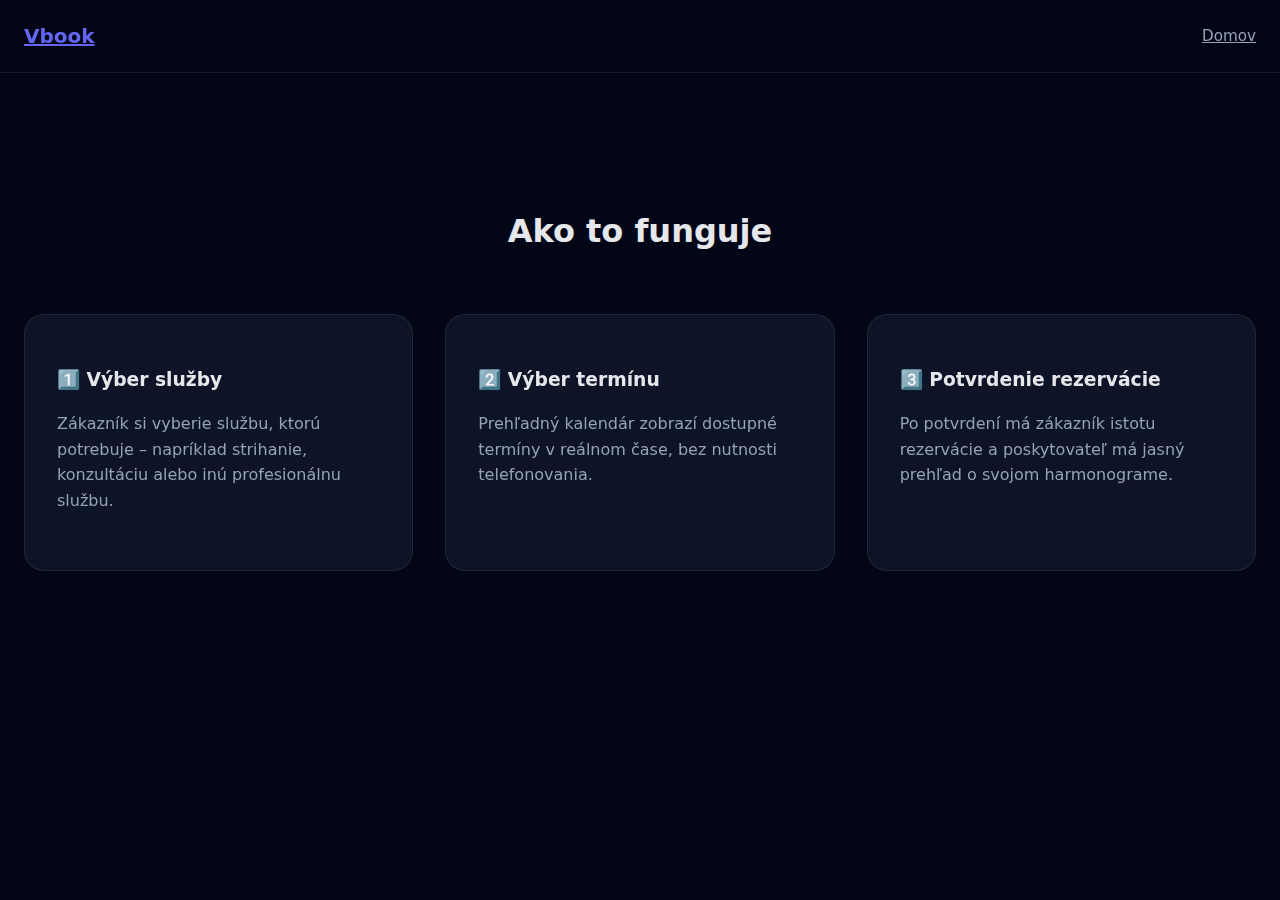
<file: ako-to-funguje.html>
<!DOCTYPE html>
<html lang="sk">
<head>
  <meta charset="UTF-8">
  <meta name="viewport" content="width=device-width, initial-scale=1.0">
  <title>Ako to funguje – Vbook</title>

  <!-- CSS -->
  <link rel="stylesheet" href="style.css">

  <!-- Icons -->
  <link rel="stylesheet" href="https://cdnjs.cloudflare.com/ajax/libs/font-awesome/6.5.0/css/all.min.css">
</head>

<body>

<!-- NAVBAR -->
<header class="vbook-navbar">
  <div class="vbook-container nav-inner">
    <a href="index.html" class="logo">Vbook</a>

    <nav class="nav-links">
      <a href="home.html">Domov</a>
    </nav>
  </div>
</header>

<!-- CONTENT -->
<section class="vbook-section">
  <div class="vbook-container">

    <h1 class="section-title">Ako to funguje</h1>

    <div class="services-grid">
      <div class="vbook-card">
        <h3>1️⃣ Výber služby</h3>
        <p>
          Zákazník si vyberie službu, ktorú potrebuje – napríklad
          strihanie, konzultáciu alebo inú profesionálnu službu.
        </p>
      </div>

      <div class="vbook-card">
        <h3>2️⃣ Výber termínu</h3>
        <p>
          Prehľadný kalendár zobrazí dostupné termíny v reálnom čase,
          bez nutnosti telefonovania.
        </p>
      </div>

      <div class="vbook-card">
        <h3>3️⃣ Potvrdenie rezervácie</h3>
        <p>
          Po potvrdení má zákazník istotu rezervácie a poskytovateľ
          má jasný prehľad o svojom harmonograme.
        </p>
      </div>
    </div>

  </div>
</section>

</body>
</html>
</file>
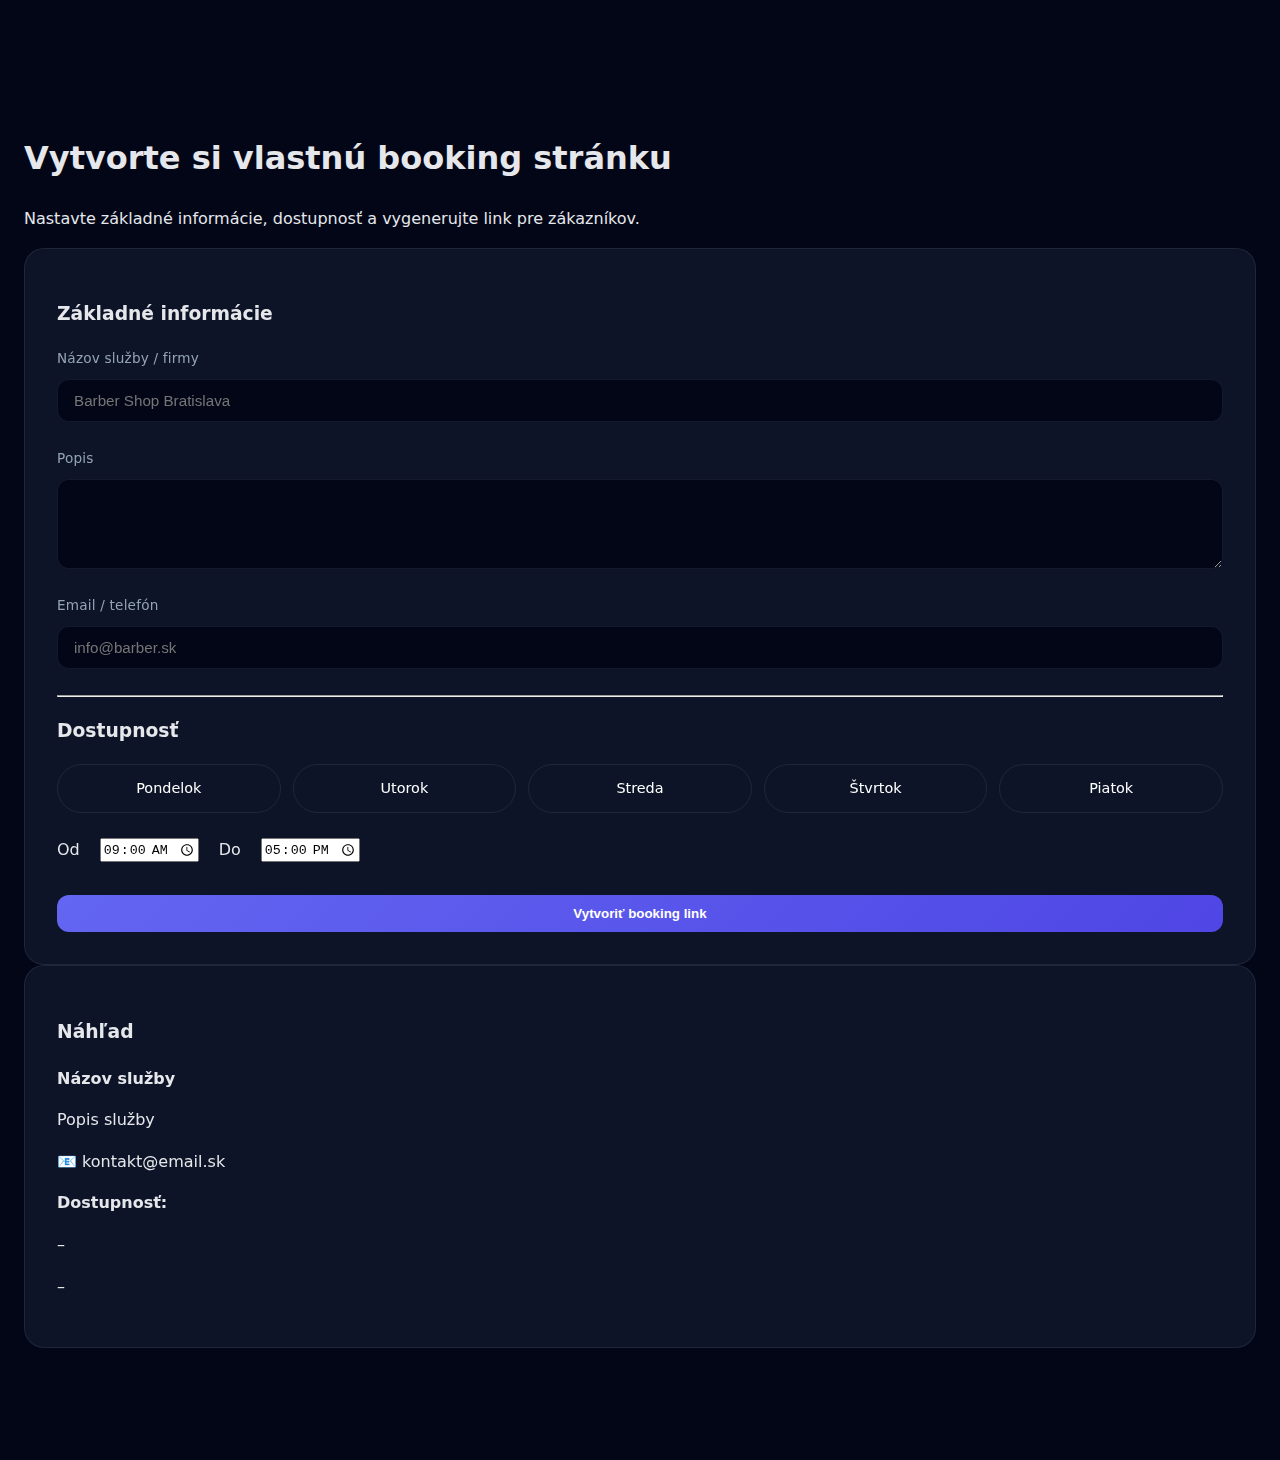
<file: bez-prihlasenia.html>
<!DOCTYPE html>
<html lang="sk">
<head>
  <meta charset="UTF-8">
  <meta name="viewport" content="width=device-width, initial-scale=1.0">
  <title>Vytvoriť booking stránku – Vbook</title>
  <link rel="stylesheet" href="style.css">
</head>
<body>

<section class="vbook-section">
  <div class="vbook-container">

    <h1>Vytvorte si vlastnú booking stránku</h1>
    <p class="text-muted">
      Nastavte základné informácie, dostupnosť a vygenerujte link pre zákazníkov.
    </p>

    <div class="builder-grid">

      <!-- FORM -->
      <div class="vbook-card">
        <h3>Základné informácie</h3>

        <div class="form-group">
          <label>Názov služby / firmy</label>
          <input id="serviceName" placeholder="Barber Shop Bratislava">
        </div>

        <div class="form-group">
          <label>Popis</label>
          <textarea id="serviceDesc" rows="3"></textarea>
        </div>

        <div class="form-group">
          <label>Email / telefón</label>
          <input id="contact" placeholder="info@barber.sk">
        </div>

        <hr>

        <h3>Dostupnosť</h3>

        <div class="availability">
          <label><input type="checkbox" value="Mon"> Pondelok</label>
          <label><input type="checkbox" value="Tue"> Utorok</label>
          <label><input type="checkbox" value="Wed"> Streda</label>
          <label><input type="checkbox" value="Thu"> Štvrtok</label>
          <label><input type="checkbox" value="Fri"> Piatok</label>
        </div>

        <div class="time-range">
          <label>Od</label>
          <input type="time" id="fromTime" value="09:00">
          <label>Do</label>
          <input type="time" id="toTime" value="17:00">
        </div>

        <button class="vbook-btn full-width" onclick="createLink()">
          Vytvoriť booking link
        </button>
      </div>

      <!-- PREVIEW -->
      <div class="vbook-card">
        <h3>Náhľad</h3>
        <strong id="pName">Názov služby</strong>
        <p id="pDesc">Popis služby</p>
        <p id="pContact">📧 kontakt@email.sk</p>
        <p><strong>Dostupnosť:</strong></p>
        <p id="pDays">–</p>
        <p id="pTime">–</p>
      </div>

    </div>

    <div id="result" class="vbook-card" style="margin-top:2rem;display:none;">
      <h3>Link pre zákazníkov</h3>
      <input id="bookingLink" readonly style="width:100%;">
    </div>

  </div>
</section>

<script>
const serviceName = document.getElementById("serviceName");
const serviceDesc = document.getElementById("serviceDesc");
const contact = document.getElementById("contact");
const fromTime = document.getElementById("fromTime");
const toTime = document.getElementById("toTime");

const pName = document.getElementById("pName");
const pDesc = document.getElementById("pDesc");
const pContact = document.getElementById("pContact");
const pDays = document.getElementById("pDays");
const pTime = document.getElementById("pTime");

function updatePreview() {
  pName.innerText = serviceName.value || "Názov služby";
  pDesc.innerText = serviceDesc.value || "Popis služby";
  pContact.innerText = contact.value ? "📧 " + contact.value : "📧 kontakt@email.sk";

  const days = [...document.querySelectorAll('.availability input:checked')]
    .map(i => i.parentElement.innerText.trim());
  pDays.innerText = days.length ? days.join(", ") : "–";

  pTime.innerText = fromTime.value && toTime.value
    ? `${fromTime.value} – ${toTime.value}`
    : "–";
}

document.querySelectorAll("input, textarea").forEach(el =>
  el.addEventListener("input", updatePreview)
);

function createLink() {
  const days = [...document.querySelectorAll('.availability input:checked')]
    .map(i => i.value)
    .join(",");

  const params = new URLSearchParams({
    name: serviceName.value,
    desc: serviceDesc.value,
    contact: contact.value,
    days: days,
    from: fromTime.value,
    to: toTime.value
  });

  const link = "booking.html?" + params.toString();
  document.getElementById("bookingLink").value = link;
  document.getElementById("result").style.display = "block";
}
</script>

</body>
</html>
</file>
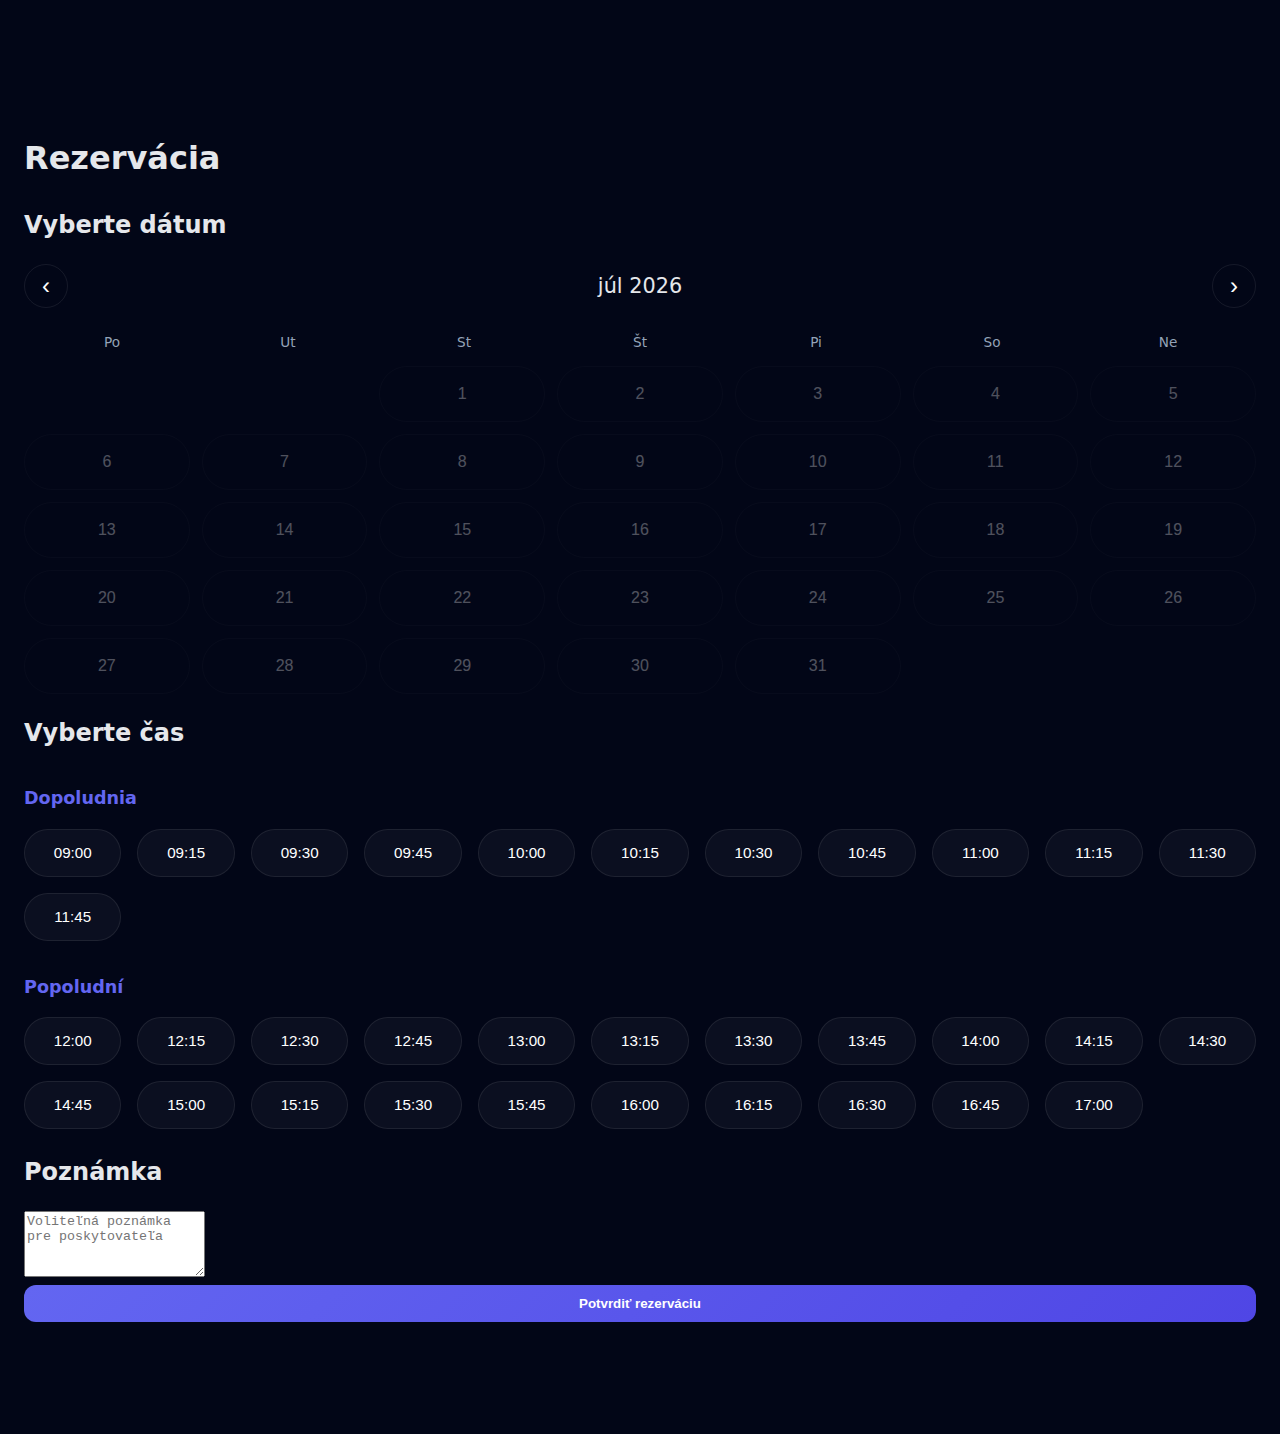
<file: booking.html>
<!DOCTYPE html>
<html lang="sk">
<head>
  <meta charset="UTF-8">
  <meta name="viewport" content="width=device-width, initial-scale=1.0">
  <title>Rezervácia – Vbook</title>
  <link rel="stylesheet" href="style.css">
</head>

<body>

<section class="vbook-section">
  <div class="vbook-container booking-flow">

    <div class="booking-header">
      <h1 id="serviceName">Rezervácia</h1>
      <p id="serviceDesc" class="text-muted"></p>

      <div class="text-muted" style="margin-top:1rem;">
        <p id="serviceLocation"></p>
        <p id="serviceContact"></p>
        <p id="servicePhone"></p>
      </div>
    </div>

    <div class="booking-step">
      <h2>Vyberte dátum</h2>

      <div class="calendar-header">
        <button id="prevMonth">‹</button>
        <span id="monthLabel"></span>
        <button id="nextMonth">›</button>
      </div>

      <div class="calendar-weekdays">
        <span>Po</span><span>Ut</span><span>St</span>
        <span>Št</span><span>Pi</span><span>So</span><span>Ne</span>
      </div>

      <div class="calendar-grid" id="calendar"></div>
    </div>

    <div class="booking-step">
      <h2>Vyberte čas</h2>

      <h4>Dopoludnia</h4>
      <div class="time-grid" id="timeMorning"></div>

      <h4>Popoludní</h4>
      <div class="time-grid" id="timeAfternoon"></div>
    </div>

    <div class="booking-step">
      <h2>Poznámka</h2>
      <textarea id="note" rows="4" placeholder="Voliteľná poznámka pre poskytovateľa"></textarea>
    </div>

    <div class="booking-step">
      <button class="vbook-btn full-width large-btn" onclick="confirmBooking()">
        Potvrdiť rezerváciu
      </button>
    </div>

  </div>
</section>

<script>
const params = new URLSearchParams(window.location.search);

const data = {
  name: params.get("name") || "Rezervácia",
  desc: params.get("desc") || "",
  contact: params.get("contact") || "",
  phone: params.get("phone") || "",
  location: params.get("location") || "",
  days: (params.get("days") || "").split(",").filter(Boolean),
  from: params.get("from") || "09:00",
  to: params.get("to") || "17:00"
};

document.getElementById("serviceName").textContent = data.name;
document.getElementById("serviceDesc").textContent = data.desc;

document.getElementById("serviceLocation").textContent =
  data.location ? "📍 " + data.location : "";

document.getElementById("serviceContact").textContent =
  data.contact ? "✉️ " + data.contact : "";

document.getElementById("servicePhone").textContent =
  data.phone ? "📞 " + data.phone : "";

const calendar = document.getElementById("calendar");
const monthLabel = document.getElementById("monthLabel");

let currentDate = new Date();
let selectedDate = "";
let selectedTime = "";

const dayMap = ["Sun", "Mon", "Tue", "Wed", "Thu", "Fri", "Sat"];

function renderCalendar() {
  calendar.innerHTML = "";

  const year = currentDate.getFullYear();
  const month = currentDate.getMonth();

  monthLabel.textContent = currentDate.toLocaleDateString("sk-SK", {
    month: "long",
    year: "numeric"
  });

  const firstDay = new Date(year, month, 1);
  const startOffset = (firstDay.getDay() + 6) % 7;
  const daysInMonth = new Date(year, month + 1, 0).getDate();

  for (let i = 0; i < startOffset; i++) {
    calendar.appendChild(document.createElement("div"));
  }

  for (let d = 1; d <= daysInMonth; d++) {
    const btn = document.createElement("button");
    const dateObj = new Date(year, month, d);
    const dayCode = dayMap[dateObj.getDay()];

    btn.className = "calendar-day";
    btn.textContent = d;

    const isAllowedDay = data.days.includes(dayCode);

    if (!isAllowedDay) {
      btn.disabled = true;
      btn.style.opacity = "0.3";
      btn.style.cursor = "not-allowed";
    }

    btn.onclick = () => {
      document.querySelectorAll(".calendar-day")
        .forEach(x => x.classList.remove("active"));

      btn.classList.add("active");

      selectedDate = dateObj.toLocaleDateString("sk-SK", {
        day: "2-digit",
        month: "2-digit",
        year: "numeric"
      });
    };

    calendar.appendChild(btn);
  }
}

document.getElementById("prevMonth").onclick = () => {
  currentDate.setMonth(currentDate.getMonth() - 1);
  renderCalendar();
};

document.getElementById("nextMonth").onclick = () => {
  currentDate.setMonth(currentDate.getMonth() + 1);
  renderCalendar();
};

function timeToMinutes(time) {
  const parts = time.split(":");
  return Number(parts[0]) * 60 + Number(parts[1]);
}

function minutesToTime(minutes) {
  const h = Math.floor(minutes / 60).toString().padStart(2, "0");
  const m = (minutes % 60).toString().padStart(2, "0");
  return h + ":" + m;
}

function renderTimes() {
  const morning = document.getElementById("timeMorning");
  const afternoon = document.getElementById("timeAfternoon");

  morning.innerHTML = "";
  afternoon.innerHTML = "";

  const start = timeToMinutes(data.from);
  const end = timeToMinutes(data.to);

  for (let time = start; time <= end; time += 15) {
    const timeText = minutesToTime(time);

    const btn = document.createElement("button");
    btn.className = "time-slot";
    btn.textContent = timeText;

    btn.onclick = () => {
      document.querySelectorAll(".time-slot")
        .forEach(x => x.classList.remove("active"));

      btn.classList.add("active");
      selectedTime = timeText;
    };

    if (time < 12 * 60) {
      morning.appendChild(btn);
    } else {
      afternoon.appendChild(btn);
    }
  }

  if (!morning.innerHTML) {
    morning.innerHTML = "<p class='text-muted'>Žiadne dopoludňajšie časy.</p>";
  }

  if (!afternoon.innerHTML) {
    afternoon.innerHTML = "<p class='text-muted'>Žiadne popoludňajšie časy.</p>";
  }
}

function confirmBooking() {
  if (!selectedDate) {
    alert("Vyberte dátum.");
    return;
  }

  if (!selectedTime) {
    alert("Vyberte čas.");
    return;
  }

  const note = document.getElementById("note").value;

  alert(
    "Rezervácia potvrdená!\n\n" +
    "Služba: " + data.name + "\n" +
    "Dátum: " + selectedDate + "\n" +
    "Čas: " + selectedTime + "\n" +
    "Poznámka: " + note
  );
}

renderCalendar();
renderTimes();
</script>

</body>
</html>
</file>
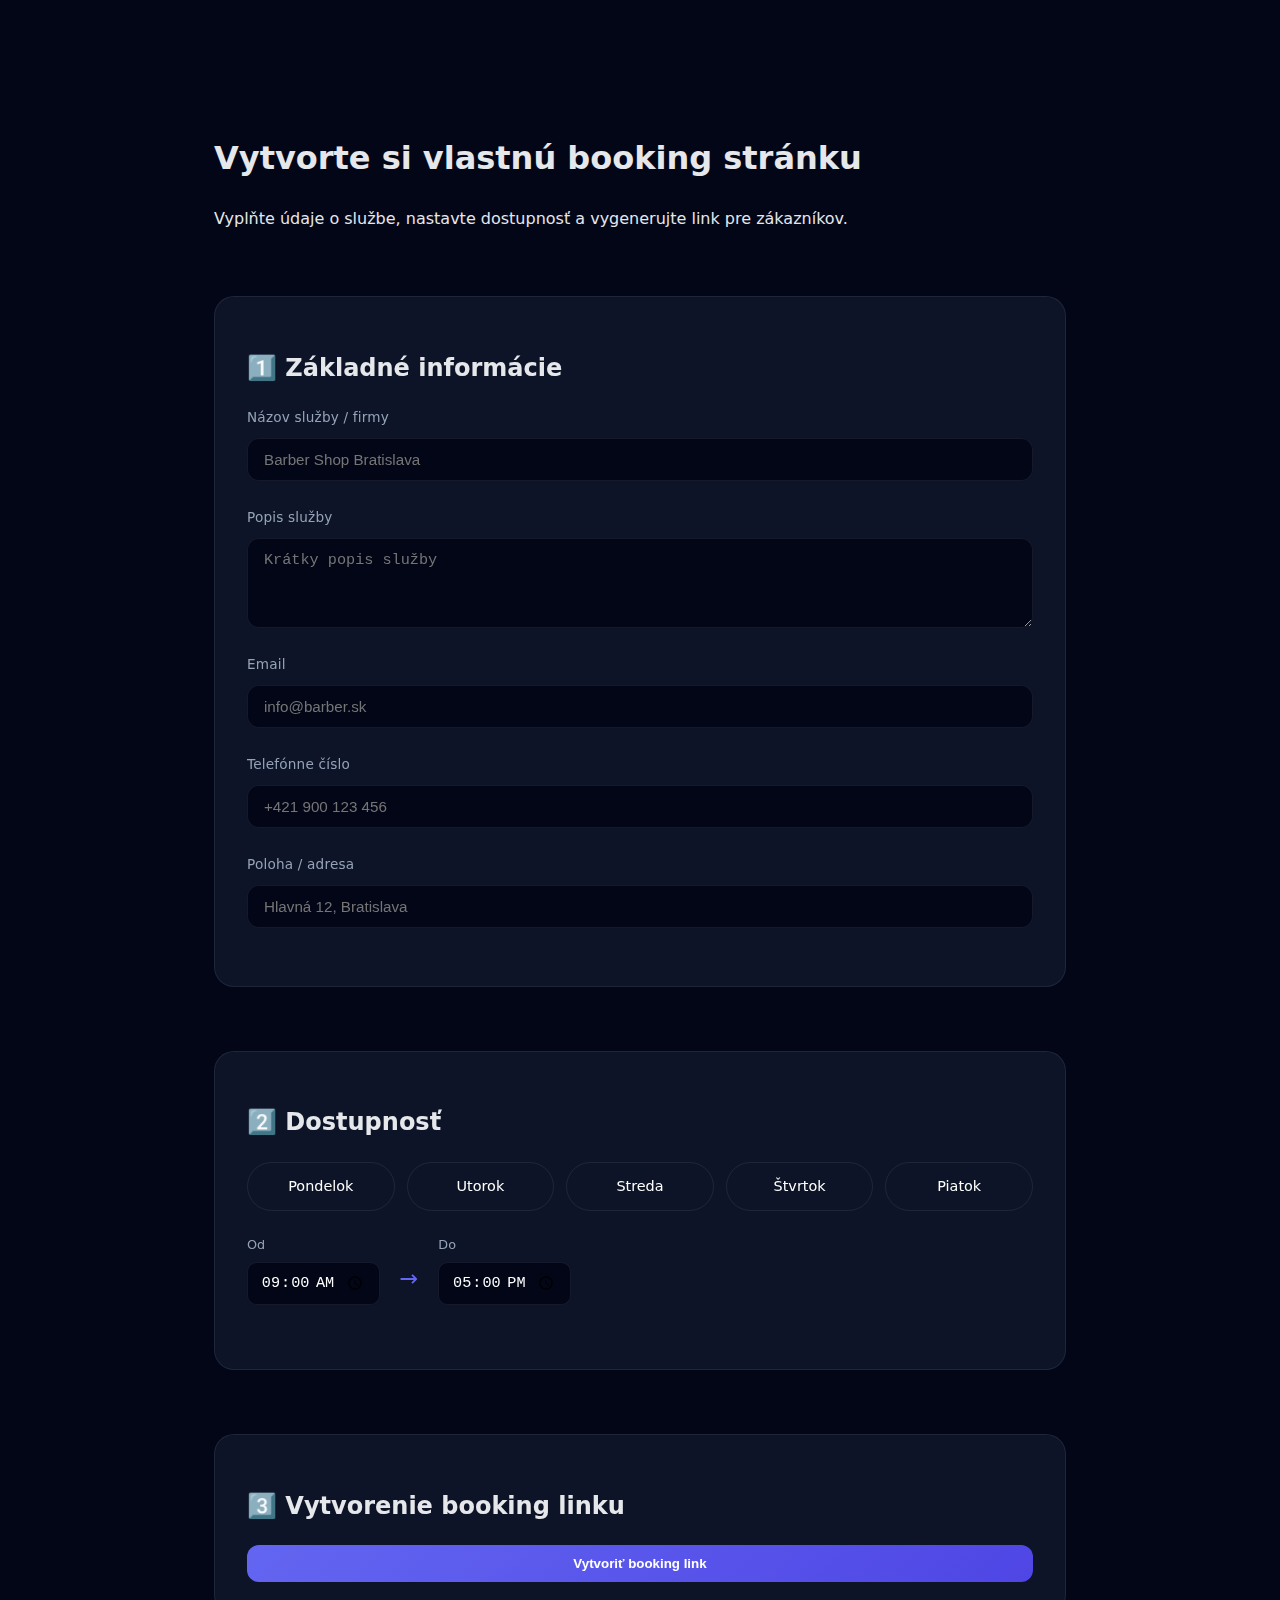
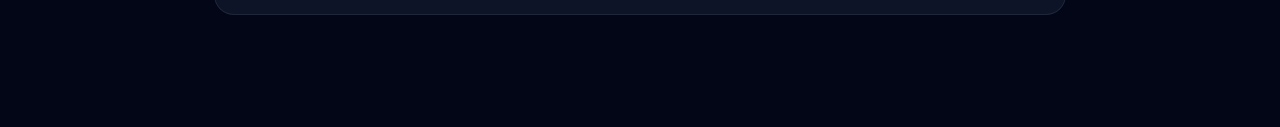
<file: demo.html>
<!DOCTYPE html>
<html lang="sk">
<head>
  <meta charset="UTF-8">
  <meta name="viewport" content="width=device-width, initial-scale=1.0">
  <title>Vytvoriť booking stránku – Vbook</title>
  <link rel="stylesheet" href="style.css">
</head>
<body>

<section class="vbook-section">
  <div class="vbook-container" style="max-width:900px;">

    <h1>Vytvorte si vlastnú booking stránku</h1>
    <p class="text-muted">
      Vyplňte údaje o službe, nastavte dostupnosť a vygenerujte link pre zákazníkov.
    </p>

    <div class="vbook-card" style="margin-top:4rem;">
      <h2>1️⃣ Základné informácie</h2>

      <div class="form-group">
        <label>Názov služby / firmy</label>
        <input id="serviceName" placeholder="Barber Shop Bratislava">
      </div>

      <div class="form-group">
        <label>Popis služby</label>
        <textarea id="serviceDesc" placeholder="Krátky popis služby"></textarea>
      </div>

      <div class="form-group">
        <label>Email</label>
        <input id="contact" placeholder="info@barber.sk">
      </div>

      <div class="form-group">
        <label>Telefónne číslo</label>
        <input id="phone" placeholder="+421 900 123 456">
      </div>

      <div class="form-group">
        <label>Poloha / adresa</label>
        <input id="location" placeholder="Hlavná 12, Bratislava">
      </div>
    </div>

    <div class="vbook-card" style="margin-top:4rem;">
      <h2>2️⃣ Dostupnosť</h2>

      <div class="availability">
        <input type="checkbox" id="mon" value="Mon"><label for="mon">Pondelok</label>
        <input type="checkbox" id="tue" value="Tue"><label for="tue">Utorok</label>
        <input type="checkbox" id="wed" value="Wed"><label for="wed">Streda</label>
        <input type="checkbox" id="thu" value="Thu"><label for="thu">Štvrtok</label>
        <input type="checkbox" id="fri" value="Fri"><label for="fri">Piatok</label>
      </div>

      <div class="time-range">
        <div class="time-box">
          <span>Od</span>
          <input type="time" id="fromTime" value="09:00">
        </div>

        <span class="time-separator">→</span>

        <div class="time-box">
          <span>Do</span>
          <input type="time" id="toTime" value="17:00">
        </div>
      </div>
    </div>

    <div class="vbook-card" style="margin-top:4rem;">
      <h2>3️⃣ Vytvorenie booking linku</h2>

      <button class="vbook-btn full-width large-btn" onclick="createLink()">
        Vytvoriť booking link
      </button>
    </div>

    <!-- ------- -->
    <div id="result" class="vbook-card" style="display:none; margin-top:4rem;">
      <h3>Link pre zákazníkov</h3>
      <input id="bookingLink" readonly style="width:100%;">
    </div>

  </div>
</section>

<script>
function createLink() {
  const name = document.getElementById("serviceName").value;
  const desc = document.getElementById("serviceDesc").value;
  const contact = document.getElementById("contact").value;
  const phone = document.getElementById("phone").value;
  const location = document.getElementById("location").value;
  const from = document.getElementById("fromTime").value;
  const to = document.getElementById("toTime").value;

  const days = [...document.querySelectorAll('.availability input:checked')]
    .map(i => i.value)
    .join(",");

  if (!name || !days || !from || !to) {
    alert("Vyplň názov služby, dni dostupnosti a čas.");
    return;
  }

  const params = new URLSearchParams({
    name, desc, contact, phone, location, days, from, to
  });

  const baseUrl = window.location.href.split("/").slice(0, -1).join("/");
  document.getElementById("bookingLink").value =
    baseUrl + "/booking.html?" + params.toString();

  document.getElementById("result").style.display = "block";
}
</script>

</body>
</html>
</file>
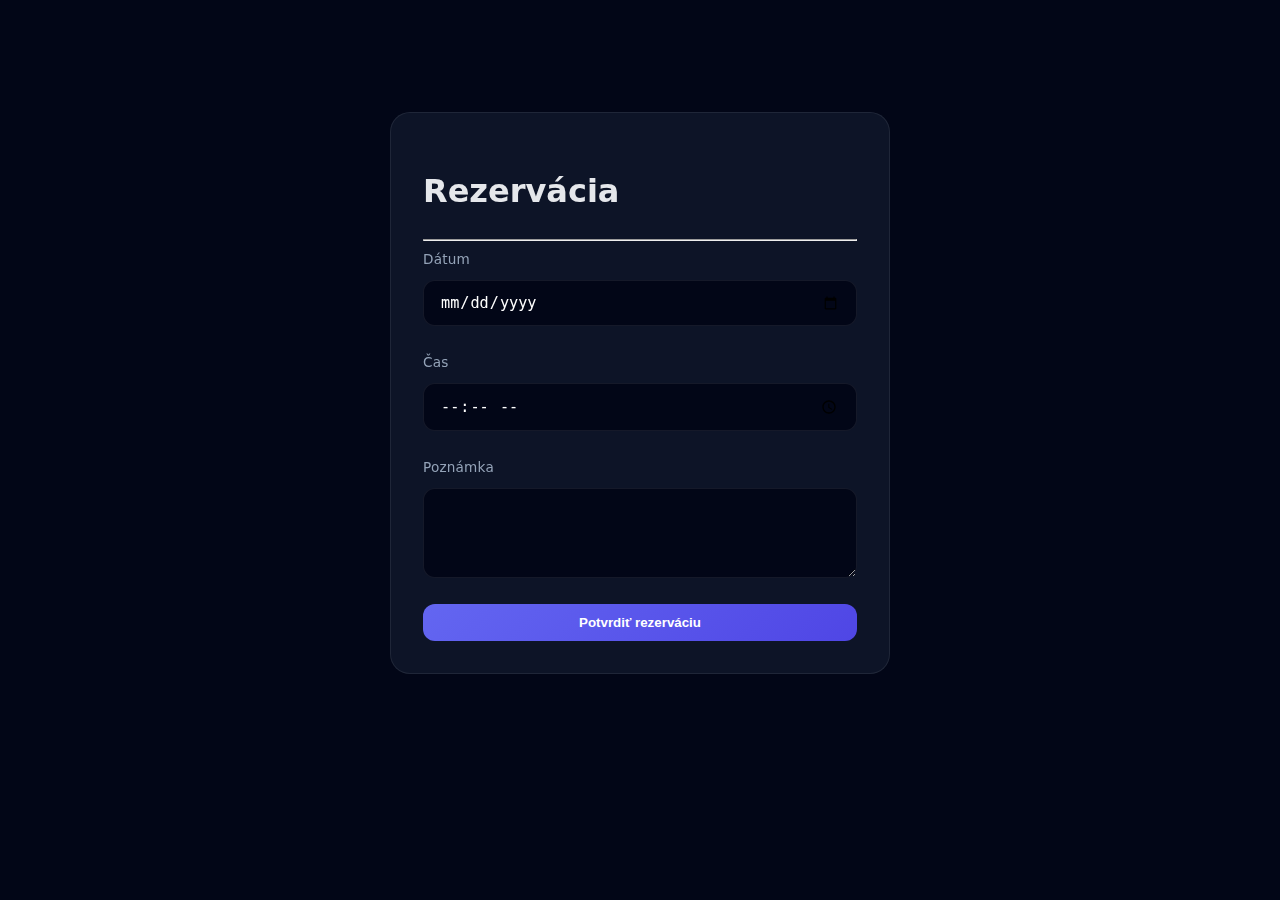
<file: linkstranky.html>
<!DOCTYPE html>
<html lang="sk">
<head>
  <meta charset="UTF-8">
  <meta name="viewport" content="width=device-width, initial-scale=1.0">
  <title>Rezervácia – Vbook</title>
  <link rel="stylesheet" href="style.css">
</head>
<body>

<section class="vbook-section">
  <div class="vbook-container">

    <div class="vbook-card" style="max-width:500px;margin:auto;">
      <h1 id="name"></h1>
      <p id="desc"></p>
      <p id="contact"></p>

      <hr>

      <form>
        <div class="form-group">
          <label>Dátum</label>
          <input type="date" required>
        </div>

        <div class="form-group">
          <label>Čas</label>
          <input type="time" required>
        </div>

        <div class="form-group">
          <label>Poznámka</label>
          <textarea rows="3"></textarea>
        </div>

        <button class="vbook-btn full-width">
          Potvrdiť rezerváciu
        </button>
      </form>
    </div>

  </div>
</section>

<script>
const params = new URLSearchParams(window.location.search);

document.getElementById("name").innerText =
  params.get("name") || "Rezervácia";

document.getElementById("desc").innerText =
  params.get("desc") || "";

document.getElementById("contact").innerText =
  params.get("contact") ? "📧 " + params.get("contact") : "";
</script>

</body>
</html>
</file>
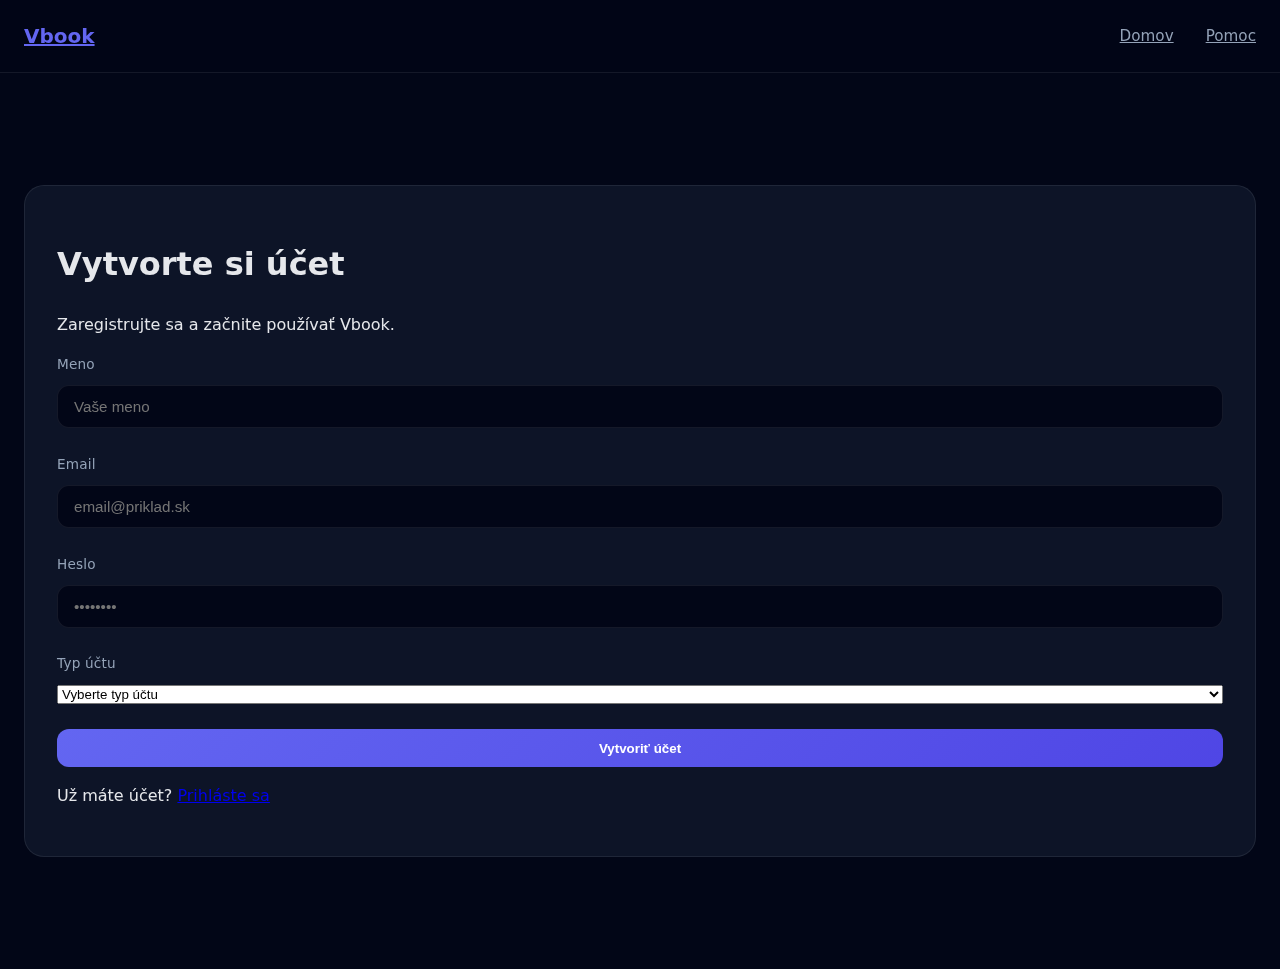
<file: register.html>
<!DOCTYPE html>
<html lang="sk">
<head>
  <meta charset="UTF-8">
  <meta name="viewport" content="width=device-width, initial-scale=1.0">
  <title>Registrácia – Vbook</title>

  <!-- CSS -->
  <link rel="stylesheet" href="style.css">

  <!-- Icons -->
  <link rel="stylesheet" href="https://cdnjs.cloudflare.com/ajax/libs/font-awesome/6.5.0/css/all.min.css">
</head>

<body>

<!-- NAVBAR -->
<header class="vbook-navbar">
  <div class="vbook-container nav-inner">
    <a href="index.html" class="logo">Vbook</a>

    <nav class="nav-links">
      <a href="index.html">Domov</a>
      <a href="#">Pomoc</a>
    </nav>
  </div>
</header>

<!-- REGISTER -->
<section class="vbook-section">
  <div class="vbook-container register-container">

    <div class="vbook-card register-card">
      <h1>Vytvorte si účet</h1>
      <p class="text-muted">
        Zaregistrujte sa a začnite používať Vbook.
      </p>

      <form class="register-form">

        <div class="form-group">
          <label for="name">Meno</label>
          <input type="text" id="name" placeholder="Vaše meno" required>
        </div>

        <div class="form-group">
          <label for="email">Email</label>
          <input type="email" id="email" placeholder="email@priklad.sk" required>
        </div>

        <div class="form-group">
          <label for="password">Heslo</label>
          <input type="password" id="password" placeholder="••••••••" required>
        </div>

        <div class="form-group">
          <label for="role">Typ účtu</label>
          <select id="role" required>
            <option value="">Vyberte typ účtu</option>
            <option value="customer">Zákazník</option>
            <option value="provider">Poskytovateľ služieb</option>
          </select>
        </div>

        <button type="submit" class="vbook-btn full-width">
          Vytvoriť účet
        </button>

      </form>

      <p class="form-footer">
        Už máte účet?
        <a href="#">Prihláste sa</a>
      </p>
    </div>

  </div>
</section>

</body>
</html>
</file>
<file: style.css>
*,
*::before,
*::after {
  box-sizing: border-box;
}

html {
  scroll-behavior: smooth;
}

body {
  margin: 0;
  font-family: 'Inter', system-ui, sans-serif;
  background: radial-gradient(1200px at top, #020617 0%, #020617 40%, #020617 100%);
  color: #e5e7eb;
  line-height: 1.6;
}

/* ---------- PREMENNÉ ---------- */
:root {
  --primary: #6366f1;
  --primary-dark: #4f46e5;
  --bg-main: #020617;
  --bg-card: rgba(15, 23, 42, 0.85);
  --border-soft: rgba(255,255,255,0.08);
  --text-muted: #94a3b8;
}

/* ----------------- */
.vbook-container {
  max-width: 1280px;
  margin: 0 auto;
  padding: 0 1.5rem;
}

.vbook-navbar {
  position: sticky;
  top: 0;
  z-index: 50;
  background: rgba(2,6,23,0.75);
  backdrop-filter: blur(14px);
  border-bottom: 1px solid var(--border-soft);
}

.nav-inner {
  display: flex;
  align-items: center;
  justify-content: space-between;
  height: 72px;
}

.logo {
  font-size: 1.25rem;
  font-weight: 700;
  color: var(--primary);
}

.nav-links {
  display: flex;
  gap: 2rem;
}

.nav-links a {
  font-size: 0.95rem;
  color: var(--text-muted);
  transition: color 0.2s ease;
}

.nav-links a:hover {
  color: white;
}

/* ---------- TLACITKA ---------- */
.vbook-btn,
.vbook-btn-outline {
  padding: 0.7rem 1.6rem;
  border-radius: 0.75rem;
  font-weight: 600;
  cursor: pointer;
  transition: all 0.25s ease;
}

.vbook-btn {
  background: linear-gradient(135deg, var(--primary), var(--primary-dark));
  color: white;
  border: none;
}

.vbook-btn:hover {
  transform: translateY(-2px);
  box-shadow: 0 18px 40px rgba(99,102,241,0.35);
}

.vbook-btn-outline {
  background: transparent;
  border: 1px solid var(--border-soft);
  color: white;
}

.vbook-btn-outline:hover {
  border-color: var(--primary);
  color: var(--primary);
}

.full-width {
  width: 100%;
}

/* ---------- SEKCIE ---------- */
.vbook-section {
  padding: 7rem 0;
}

.section-title {
  text-align: center;
  font-size: 2rem;
  margin-bottom: 3.5rem;
}

/* ---------- HERO ---------- */
.hero {
  position: relative;
  min-height: 100vh;
  background-image: url("images/obrazok1.jpg");
  background-size: cover;
  background-position: center;
  background-repeat: no-repeat;
}

.hero::before {
  content: "";
  position: absolute;
  inset: 0;
  background: rgba(0, 0, 0, 0.65);
  z-index: 1;
}

.hero .vbook-container {
  position: relative;
  z-index: 2;
}

.hero-grid {
  display: grid;
  grid-template-columns: 1.1fr 0.9fr;
  gap: 4rem;
  align-items: center;
}

.hero-badge {
  display: inline-block;
  padding: 0.35rem 1.2rem;
  border-radius: 999px;
  background: rgba(99,102,241,0.12);
  color: var(--primary);
  font-size: 0.85rem;
  margin-bottom: 1.5rem;
}

.hero h1 {
  font-size: clamp(2.5rem, 5vw, 3.5rem);
  line-height: 1.1;
}

.text-primary {
  color: var(--primary);
}

.hero-text {
  margin-top: 1.5rem;
  max-width: 520px;
  color: var(--text-muted);
}

.hero-actions {
  margin-top: 2.5rem;
  display: flex;
  gap: 1rem;
}

.hero-trust {
  margin-top: 2.5rem;
  display: flex;
  gap: 2rem;
  font-size: 0.9rem;
  color: var(--text-muted);
}

/* ---------- KARTY ---------- */
.vbook-card {
  background: var(--bg-card);
  border: 1px solid var(--border-soft);
  border-radius: 1.25rem;
  padding: 2rem;
  backdrop-filter: blur(14px);
  transition: all 0.35s ease;
}

.vbook-card:hover {
  transform: translateY(-6px);
  box-shadow: 0 30px 60px rgba(0,0,0,0.45);
}

/* ---------- NAHLAD REZERVACIE ------ */
.booking-preview h3 {
  margin-bottom: 1.5rem;
}
.booking-preview {
  backdrop-filter: blur(12px);
  background: rgba(15, 23, 42, 0.75);
}

.booking-steps {
  list-style: none;
  padding: 0;
  margin: 0 0 2rem 0;
  display: grid;
  gap: 0.75rem;
  color: var(--text-muted);
}

.booking-steps li {
  display: flex;
  align-items: center;
  gap: 0.6rem;
}

.services-grid {
  display: grid;
  grid-template-columns: repeat(3, 1fr);
  gap: 2rem;
}

.services-grid h3 {
  margin-bottom: 0.5rem;
}

.services-grid p {
  margin-bottom: 1.5rem;
  color: var(--text-muted);
}

.cta {
  text-align: center;
}

.cta p {
  max-width: 600px;
  margin: 1.5rem auto 2.5rem;
  color: var(--text-muted);
}

@media (max-width: 900px) {
  .hero-grid {
    grid-template-columns: 1fr;
    gap: 3rem;
  }

  .hero-actions {
    flex-direction: column;
  }

  .services-grid {
    grid-template-columns: 1fr;
  }

  .nav-links {
    display: none;
  }
}
/*BOOKING – KALENDAR UI*/

.calendar-header {
  display: flex;
  align-items: center;
  justify-content: space-between;
  margin-bottom: 1.5rem;
  font-size: 1.3rem;
}

.calendar-header button {
  background: transparent;
  border: 1px solid var(--border-soft);
  color: white;
  font-size: 1.5rem;
  width: 44px;
  height: 44px;
  border-radius: 999px;
  cursor: pointer;
}

.calendar-weekdays {
  display: grid;
  grid-template-columns: repeat(7, 1fr);
  text-align: center;
  margin-bottom: 0.75rem;
  font-size: 0.85rem;
  color: var(--text-muted);
}

.calendar-grid {
  display: grid;
  grid-template-columns: repeat(7, 1fr);
  gap: 0.75rem;
}

.calendar-day {
  height: 56px;
  border-radius: 999px;
  border: 1px solid var(--border-soft);
  background: transparent;
  color: white;
  font-size: 1rem;
  cursor: pointer;
  transition: all 0.25s ease;
}

.calendar-day:hover {
  border-color: var(--primary);
}

.calendar-day.active {
  background: #7ddc7d;
  color: #020617;
  border-color: transparent;
}
/*VYBER CASU*/

.booking-step h4 {
  margin-top: 2rem;
  margin-bottom: 1rem;
  font-size: 1.1rem;
  color: var(--primary);
}

/* grid pre časy */
.time-grid {
  display: grid;
  grid-template-columns: repeat(auto-fill, minmax(90px, 1fr));
  gap: 1rem;
  margin-bottom: 1.5rem;
}

/* jednotlivý čas */
.time-slot {
  height: 48px;
  border-radius: 999px;
  border: 1px solid var(--border-soft);
  background: rgba(255,255,255,0.04);
  color: white;
  font-size: 0.95rem;
  font-weight: 500;
  cursor: pointer;
  transition: all 0.25s ease;
}

.time-slot:hover {
  border-color: var(--primary);
  background: rgba(99,102,241,0.12);
}

/* aktívny čas */
.time-slot.active {
  background: linear-gradient(135deg, #7ddc7d, #4ade80);
  color: #020617;
  border-color: transparent;
  font-weight: 600;
  box-shadow: 0 10px 30px rgba(74,222,128,0.35);
}
/*DEMO BUILDER LAYOUT*/

.builder-layout {
  display: grid;
  grid-template-columns: 1.2fr 0.8fr;
  gap: 3rem;
  align-items: start;
  margin-top: 4rem;
}

/* ľavý stĺpec – formulár */
.builder-form {
  display: flex;
  flex-direction: column;
  gap: 4rem;
}

/* sekcie formulára */
.builder-form .vbook-card {
  padding: 3rem;
}

/* pravý stĺpec – náhľad */
.builder-preview {
  position: sticky;
  top: 120px;
}

/* náhľad karta */
.builder-preview .vbook-card {
  padding: 3rem;
}

/*text v náhľade */
.builder-preview p {
  margin: 0.6rem 0;
  font-size: 0.95rem;
  color: var(--text-muted);
}

.builder-preview strong {
  font-size: 1.2rem;
  display: block;
  margin-bottom: 0.75rem;
}

.builder-preview p strong {
  margin-top: 1.5rem;
  display: block;
  color: white;
}

#result {
  margin-top: 4rem;
  padding: 3rem;
}

@media (max-width: 1000px) {
  .builder-layout {
    grid-template-columns: 1fr;
  }

  .builder-preview {
    position: relative;
    top: auto;
  }
}
/*POLIA*/

.form-group {
  display: flex;
  flex-direction: column;
  gap: 0.6rem;
  margin-bottom: 1.6rem;
}

.form-group label {
  font-size: 0.85rem;
  font-weight: 500;
  color: var(--text-muted);
  letter-spacing: 0.2px;
}

.form-group input,
.form-group textarea {
  width: 100%;
  padding: 0.75rem 1rem;
  border-radius: 0.75rem;
  background: #020617;
  border: 1px solid var(--border-soft);
  color: white;
  font-size: 0.95rem;
  transition: border-color 0.2s ease, box-shadow 0.2s ease;
}

.form-group input:focus,
.form-group textarea:focus {
  outline: none;
  border-color: var(--primary);
  box-shadow: 0 0 0 2px rgba(99,102,241,0.25);
}

/* textarea */
.form-group textarea {
  resize: vertical;
  min-height: 90px;
}
/*DNI*/

.availability {
  display: grid;
  grid-template-columns: repeat(auto-fit, minmax(110px, 1fr));
  gap: 0.75rem;
  margin-bottom: 1.5rem;
}

/*checkbox */
.availability input {
  display: none;
}

/* deň ako button */
.availability label {
  display: flex;
  align-items: center;
  justify-content: center;
  padding: 0.75rem 1rem;
  border-radius: 999px;
  border: 1px solid var(--border-soft);
  cursor: pointer;
  font-size: 0.9rem;
  color: white;
  transition: all 0.25s ease;
  user-select: none;
}

.availability label:hover {
  border-color: var(--primary);
}

.availability input:checked + label {
  background: var(--primary);
  border-color: transparent;
  color: white;
}
/*CASOVY ROZSAH*/

.time-range {
  display: flex;
  align-items: center;
  gap: 1.25rem;
  margin: 1.5rem 0 2rem;
}

/* box pre jeden čas */
.time-box {
  display: flex;
  flex-direction: column;
  gap: 0.4rem;
}

.time-box span {
  font-size: 0.8rem;
  color: var(--text-muted);
}

/* time input */
.time-box input {
  padding: 0.6rem 0.8rem;
  border-radius: 0.6rem;
  background: #020617;
  border: 1px solid var(--border-soft);
  color: white;
  font-size: 0.95rem;
  min-width: 110px;
}

.time-box input:focus {
  outline: none;
  border-color: var(--primary);
}

/* šípka medzi časmi */
.time-separator {
  font-size: 1.4rem;
  color: var(--primary);
  margin-top: 1.1rem;
}
</file>
